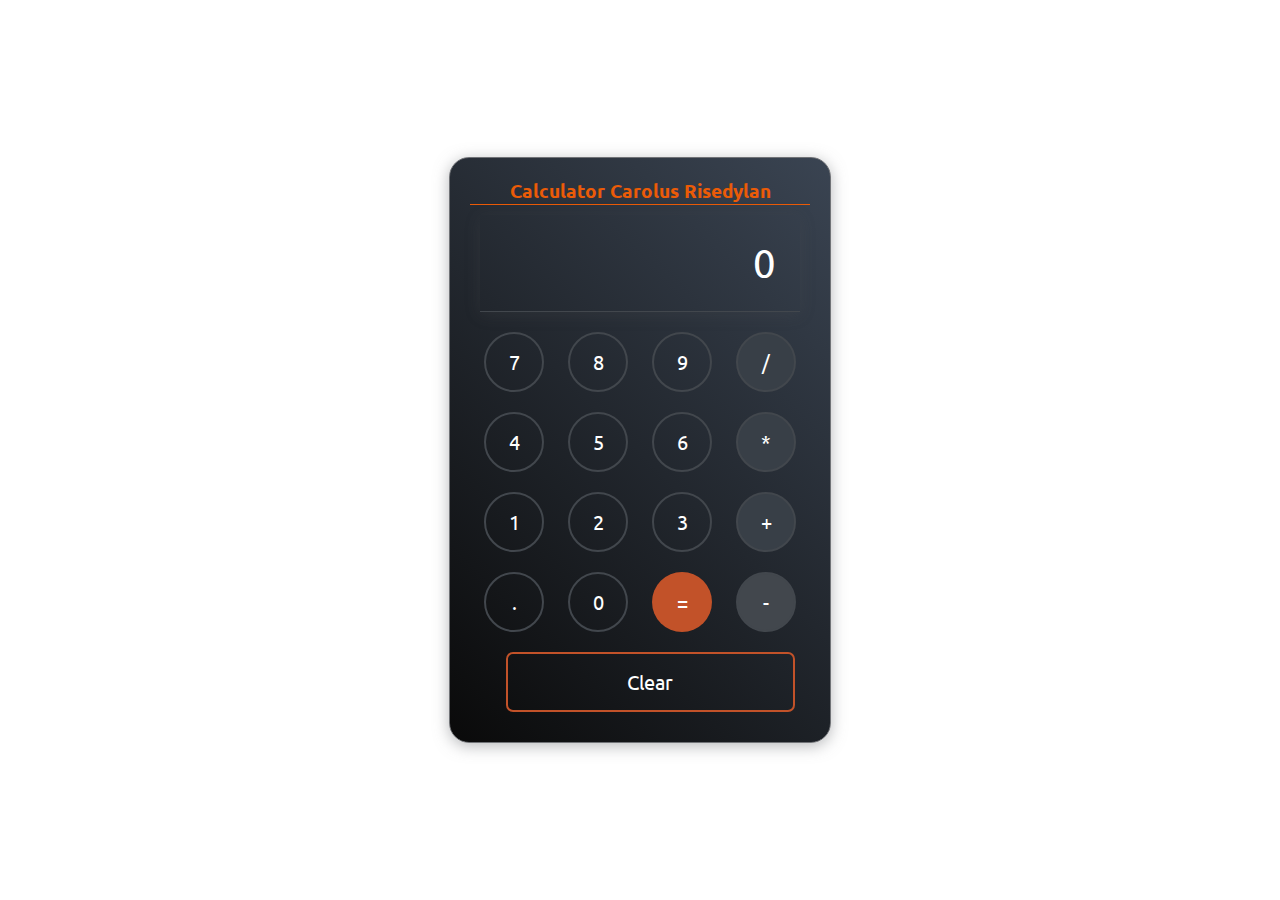
<file: kakulator/index.html>
<!DOCTYPE html>
<html lang="en">

<head>
    <meta charset="UTF-8">
    <meta http-equiv="X-UA-Compatible" content="IE=edge">
    <meta name="viewport" content="width=device-width, initial-scale=1.0">
    <link rel="stylesheet" href="style.css">
    <title>Calculator - Carolus</title>
</head>

<body>
    <div class="conatiner">
        <div class="calculator">
            <h3 class="heading">Calculator Carolus Risedylan</h3>
            <input type="text" placeholder="0" id="input-box">
            <div>
                <button class="button">7</button>
                <button class="button">8</button>
                <button class="button">9</button>
                <button class="button operator">/</button>
            </div>
            <div>
                <button class="button">4</button>
                <button class="button">5</button>
                <button class="button">6</button>
                <button class="button operator">*</button>
            </div>
            <div>
                <button class="button">1</button>
                <button class="button">2</button>
                <button class="button">3</button>
                <button class="button operator">+</button>
            </div>
            <div>
                <button class="button">.</button>
                <button class="button">0</button>
                <button class="button-equal">=</button>
                <button class="button-minus">-</button>

            </div>
            <div>
                <button class="button-clear">Clear</button>
            </div>
        </div>
    </div>
    <script src="./index.js"></script>
</body>

</html>
</file>
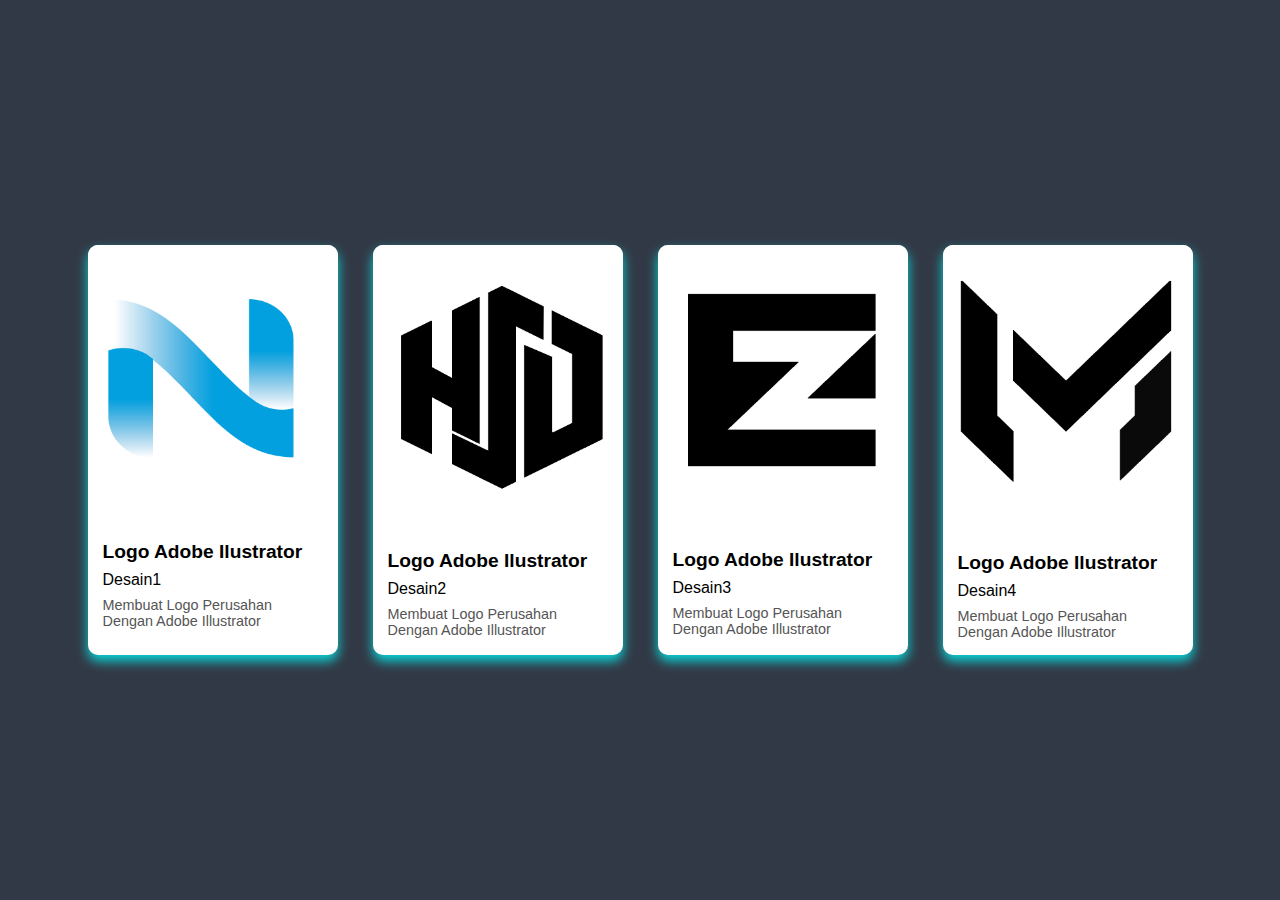
<file: logoadobe.html>
<!DOCTYPE html>
<html lang="en">
<head>
    <meta charset="UTF-8">
    <meta name="viewport" content="width=device-width, initial-scale=1.0">
    <title>RPL Library</title>
    <link href="https://cdnjs.cloudflare.com/ajax/libs/font-awesome/5.15.3/css/all.min.css" rel="stylesheet" />
    <style>
        body {
            font-family: Arial, sans-serif;
            background-color: #323946;
            margin: 0;
            padding: 0;
            display: flex;
            justify-content: center;
            align-items: center;
            height: 100vh;
        }
        .container {
            display: flex;
            gap: 15px;
            flex-wrap: wrap;
            justify-content: center;
        }
        .card {
            background-color: white;
            border-radius: 10px;
            box-shadow: 0 6px 12px rgba(0, 255, 255, 0.8);
            overflow: hidden;
            width: 250px;
            margin: 10px;
            transition: transform 0.3s ease, box-shadow 0.3s ease;
            position: relative;
        }
        .card:hover {
            transform: translateY(-5px);
            box-shadow: 0 8px 16px rgba(0, 255, 255, 0.8);
        }
        .card img {
            width: 100%;
            height: auto;
        }
        .card-content {
            padding: 15px;
        }
        .card-content h3 {
            margin: 0;
            font-size: 1.2em;
            font-weight: bold;
        }
        .card-content p {
            margin: 8px 0 0;
            color: #555;
            font-size: 0.9em;
        }

        /* Efek cahaya membesar */
        .glow {
            animation: glow-effect 0.5s ease-out;
        }
        @keyframes glow-effect {
            0% {
                box-shadow: 0 0 20px rgba(0, 255, 255, 0.8), 0 0 40px rgba(0, 255, 255, 0.6);
                transform: scale(1);
            }
            50% {
                box-shadow: 0 0 40px rgba(0, 255, 255, 0.9), 0 0 60px rgba(0, 255, 255, 0.7);
                transform: scale(1.05);
            }
            100% {
                box-shadow: 0 0 20px rgba(0, 255, 255, 0.8), 0 0 40px rgba(0, 255, 255, 0.6);
                transform: scale(1);
            }
        }
        @media (max-width: 768px) {
            .container {
                flex-direction: column;
                align-items: center;
            }
        }
    </style>
</head>
<body>
    <div class="container">
        <div class="card" onclick="addGlow(this)">
            <img alt="UFO Game cover with stars and buttons labeled 'Mulai' and 'Keluar'" height="150" src="logoadobe1.png" width="250" />
            <div class="card-content">
                <h3>Logo Adobe Ilustrator</h3>
            </p>Desain1<p>Membuat Logo Perusahan Dengan Adobe Illustrator</p>
            </div>
        </div>
        <div class="card" onclick="addGlow(this)">
            <img alt="Screenshot of UFO game level with a UFO and obstacles" height="150" src="logoadobe2.png" width="250" />
            <div class="card-content">
                <h3>Logo Adobe Ilustrator</h3>
            </p>Desain2<p>Membuat Logo Perusahan Dengan Adobe Illustrator</p>
            </div>
        </div>
        <div class="card" onclick="addGlow(this)">
            <img alt="Screenshot of UFO game level with a UFO and obstacles" height="150" src="logoadobe3.png" width="250" />
            <div class="card-content">
                <h3>Logo Adobe Ilustrator</h3>
            </p>Desain3<p>Membuat Logo Perusahan Dengan Adobe Illustrator</p>
            </div>
        </div>
        <div class="card" onclick="addGlow(this)">
            <img alt="Screenshot of UFO game level with a UFO and obstacles" height="150" src="logoadobe4.png" width="250" />
            <div class="card-content">
                <h3>Logo Adobe Ilustrator</h3>
            </p>Desain4<p>Membuat Logo Perusahan Dengan Adobe Illustrator</p>
            </div>
        </div>
       
    </div>

    <script>
        function addGlow(card) {
            // Tambahkan kelas glow untuk efek cahaya
            card.classList.add('glow');
            
            // Hapus efek glow setelah animasi selesai
            setTimeout(() => {
                card.classList.remove('glow');
            }, 500);
        }
    </script>
</body>
</html>
</file>
<file: kakulator/style.css>
@import url('https://fonts.googleapis.com/css2?family=Poppins:wght@500&family=Ubuntu:wght@500&display=swap');
* {
    margin: 0;
    padding: 0;
    box-sizing: border-box;
    font-family: 'Ubuntu', sans-serif;
}

body {
    width: 100%;
    height: 100vh;
    display: flex;
    justify-content: center;
    text-align: center;
    align-items: center;
}

.heading {
    color: #eb5b07;
    text-align: center;
    border-bottom: 2px solid #eb5b07;
    border-bottom-width: 1px;
}

.calculator {
    border: 1px solid #717377;
    padding: 20px;
    border-radius: 20px;
    background: transparent;
    box-shadow: 0px 3px 15px rgba(113, 115, 119, 0.5);
    background: linear-gradient(45deg, #0a0a0a, #3a4452);
    margin: 0 auto;
}

input {
    width: 320px;
    border: none;
    padding: 24px;
    margin: 10px;
    background: transparent;
    box-shadow: 0px 3px 15px rgba(84, 84, 84, 0.2);
    font-size: 40px;
    text-align: right;
    cursor: pointer;
    color: #ffffff;
    border-bottom: solid #42474d 1px;
}

input::placeholder {
    color: #ffffff;
}

button {
    width: 60px;
    height: 60px;
    margin: 10px;
    border-radius: 50%;
    background: transparent;
    color: #ffffff;
    font-size: 20px;
    cursor: pointer;
    border: 2px solid #42474d;
}

button:hover {
    background-color: #383f47;
}

/* equal button */
.button-equal{
    background-color: rgb(194, 82, 41);
     border: none;
}

/* minus button */
.button-minus{
    background-color: #42474d;
}

.button-minus:hover{
    background-color:  transparent;
}

/* clear button */

.button-clear{
    width: 85%;
    border-radius: 7px;
    border-color:rgb(194, 82, 41);
    margin-left: 30px;
    background-color: transparent;
}

.button-clear:hover{
    background-color: rgb(194, 82, 41);
}

/* operator button */
.operator{
    color:white;
    background-color: #383f47;
    
}
.operator:hover{
    background-color: transparent;
}

/* Media Queries */

@media only screen and (max-width: 768px) {
    .calculator {
        padding: 10px;
    }
    
    input {
        width: 100%;
    }
    
    button {
        width: 45px;
        height: 45px;
        font-size: 16px;
    }
    
    .button-clear {
        width: 70%;
        margin-left: 15px;
    }
}

@media only screen and (max-width: 480px) {
    input {
        font-size: 30px;
    }
    
    button {
        width: 40px;
        height: 40px;
        font-size: 14px;
    }
    
    .button-clear {
        width: 60%;
        margin-left: 20px;
    }
}
</file>
